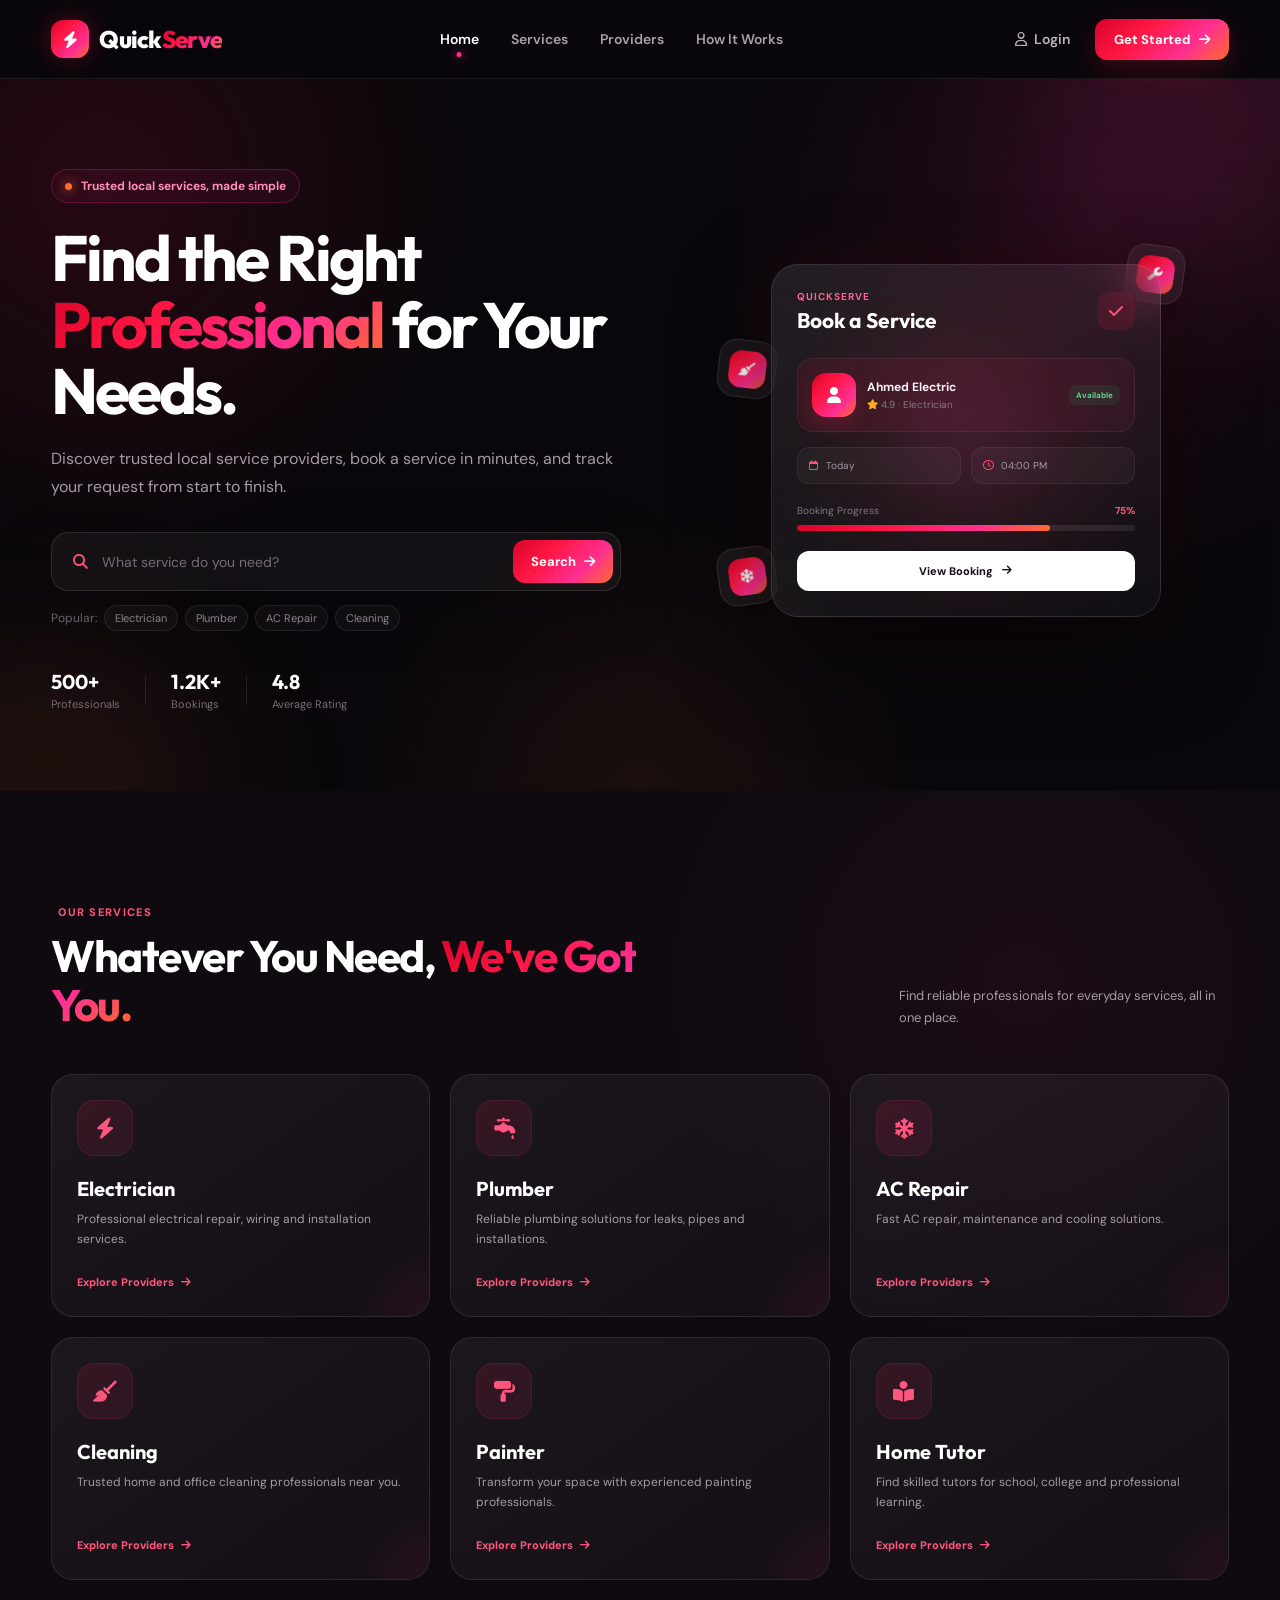
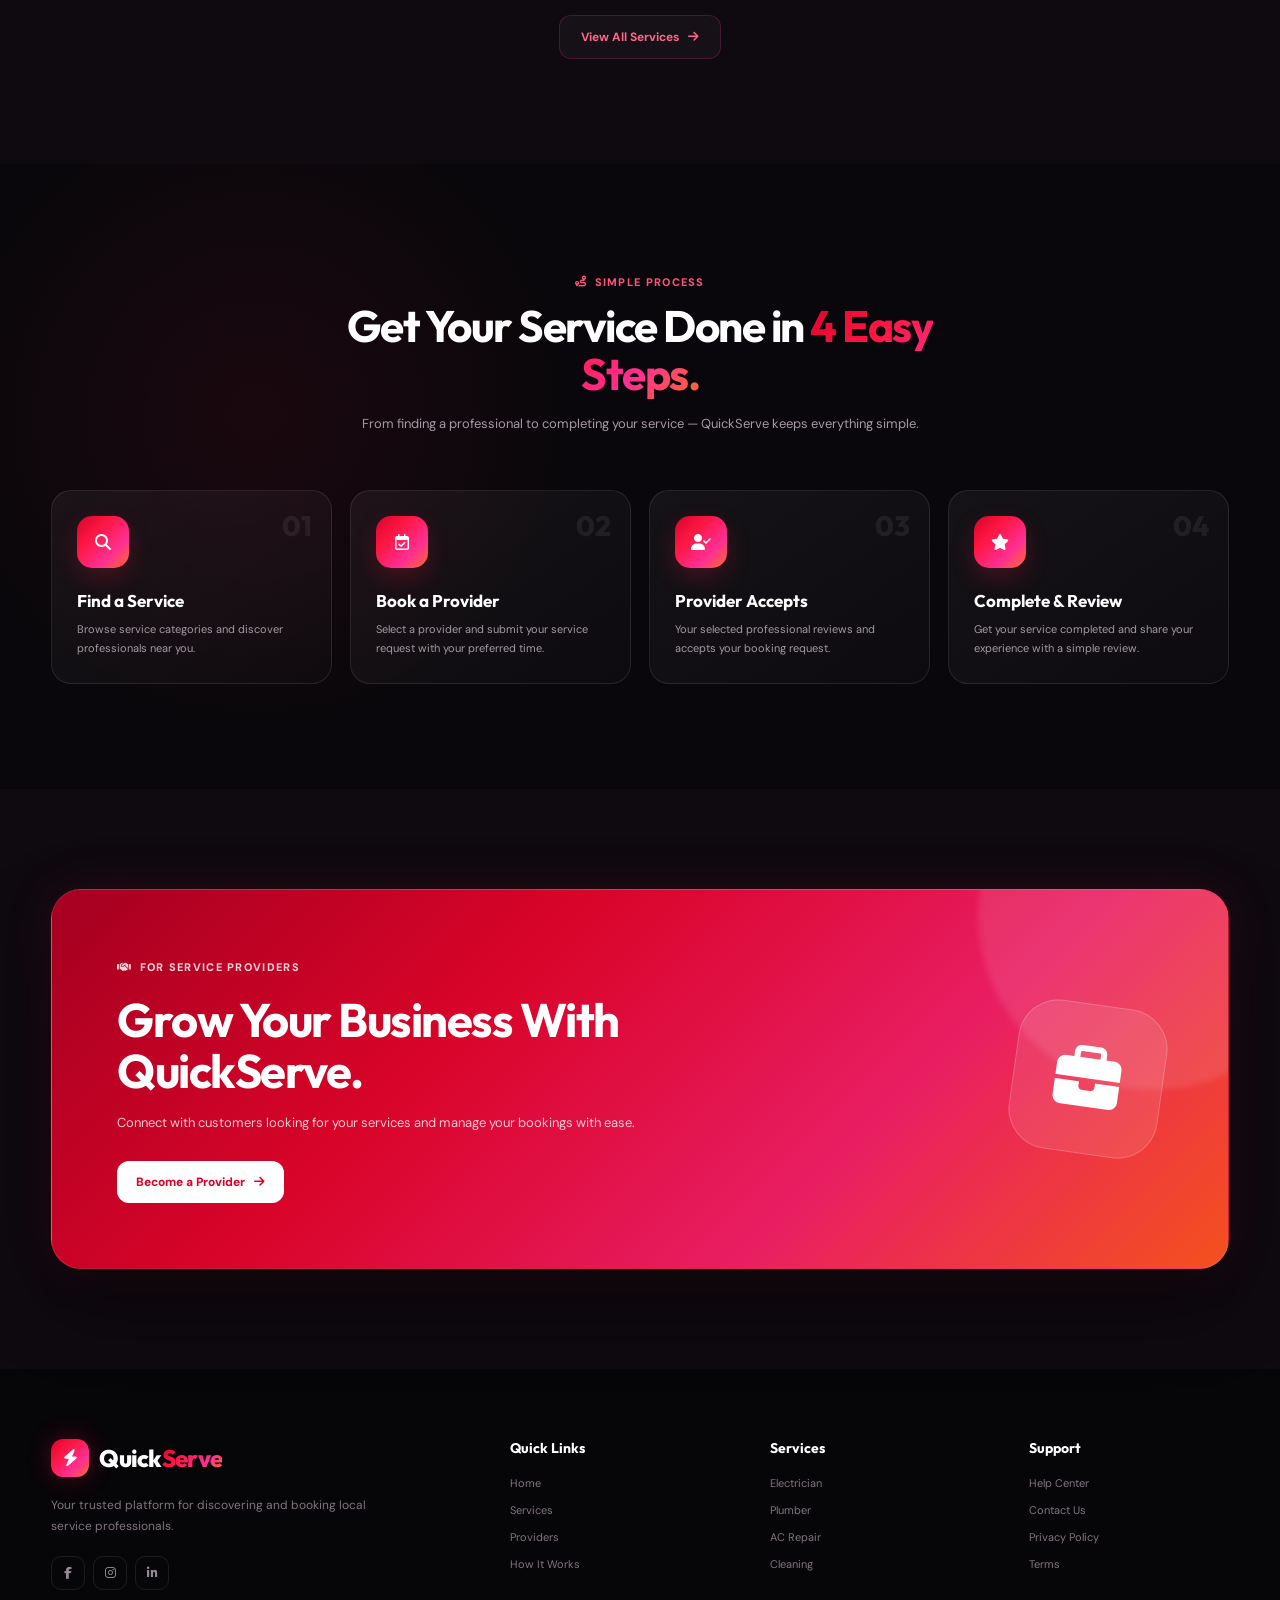
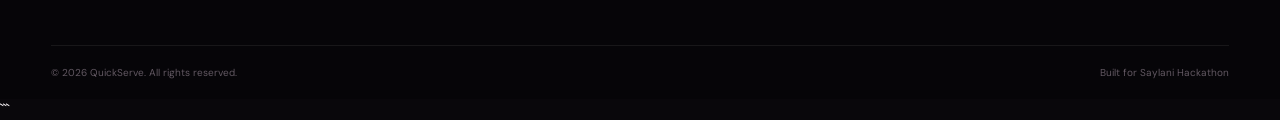
<file: page.html>
<!DOCTYPE html>
<html lang="en">

<head>
    <meta charset="UTF-8">
    <meta name="viewport" content="width=device-width, initial-scale=1.0">

    <title>QuickServe | Trusted Local Services</title>
     <link rel="icon"
        href="https://encrypted-tbn0.gstatic.com/images?q=tbn:ANd9GcTPaP8KUI13uTn8pwSDiXSCJCtoKX53C44Mp8zt8mYWRw&s=100"
        type="image/x-icon">
        <link rel="preconnect" href="https://fonts.googleapis.com">
    <link rel="preconnect" href="https://fonts.gstatic.com" crossorigin>
    <link
        href="https://fonts.googleapis.com/css2?family=DM+Sans:wght@400;500;600;700&family=Outfit:wght@400;500;600;700;800&display=swap"
        rel="stylesheet">
    <link
        rel="stylesheet"
        href="https://cdnjs.cloudflare.com/ajax/libs/font-awesome/6.5.2/css/all.min.css">
    <link rel="stylesheet" href="css/style.css">
</head>

<body>
    <header class="navbar">
        <div class="nav-container">

            <a href="page.html" class="logo">
                <span class="logo-icon">
                    <i class="fa-solid fa-bolt"></i>
                </span>

                <span>Quick<span>Serve</span></span>
            </a>

            <nav class="nav-links" id="navLinks">
                <a href="#home" class="active">Home</a>
                <a href="#services">Services</a>
                <a href="#providers">Providers</a>
                <a href="#how-it-works">How It Works</a>
            </nav>

            <div class="nav-actions">

                <a href="login.html" class="login-btn" id="navLoginBtn">
                    <i class="fa-regular fa-user"></i>
                    Login
                </a>

                <a href="services.html" class="nav-cta">
                    Get Started
                    <i class="fa-solid fa-arrow-right"></i>
                </a>

            </div>

            <button class="menu-toggle" id="menuToggle">
                <i class="fa-solid fa-bars"></i>
            </button>

        </div>
    </header>


    <!-- ================= HERO ================= -->

    <main>

        <section class="hero" id="home">

            <div class="hero-bg-circle circle-one"></div>
            <div class="hero-bg-circle circle-two"></div>

            <div class="hero-container">

                <!-- Hero Content -->

                <div class="hero-content">

                    <div class="hero-badge">
                        <span class="badge-dot"></span>
                        Trusted local services, made simple
                    </div>

                    <h1>
                        Find the Right
                        <span>Professional</span>
                        for Your Needs.
                    </h1>

                    <p>
                        Discover trusted local service providers,
                        book a service in minutes, and track your
                        request from start to finish.
                    </p>

                    <!-- Search -->

                    <div class="hero-search">

                        <div class="search-icon">
                            <i class="fa-solid fa-magnifying-glass"></i>
                        </div>

                        <input
                            type="text"
                            id="searchInput"
                            placeholder="What service do you need?">

                        <button id="searchBtn">
                            Search
                            <i class="fa-solid fa-arrow-right"></i>
                        </button>

                    </div>

                    <!-- Popular Searches -->

                    <div class="popular-searches">

                        <span>Popular:</span>

                        <button data-search="Electrician">
                            Electrician
                        </button>

                        <button data-search="Plumber">
                            Plumber
                        </button>

                        <button data-search="AC Repair">
                            AC Repair
                        </button>

                        <button data-search="Cleaning">
                            Cleaning
                        </button>

                    </div>

                    <!-- Stats -->

                    <div class="hero-stats">

                        <div class="hero-stat">
                            <strong>500+</strong>
                            <span>Professionals</span>
                        </div>

                        <div class="stat-divider"></div>

                        <div class="hero-stat">
                            <strong>1.2K+</strong>
                            <span>Bookings</span>
                        </div>

                        <div class="stat-divider"></div>

                        <div class="hero-stat">
                            <strong>4.8</strong>
                            <span>Average Rating</span>
                        </div>

                    </div>

                </div>


                <!-- Hero Visual -->

                <div class="hero-visual">

                    <div class="visual-glow"></div>

                    <div class="service-orbit orbit-one">
                        <div class="orbit-icon">
                            <i class="fa-solid fa-wrench"></i>
                        </div>
                    </div>

                    <div class="service-orbit orbit-two">
                        <div class="orbit-icon">
                            <i class="fa-solid fa-snowflake"></i>
                        </div>
                    </div>

                    <div class="service-orbit orbit-three">
                        <div class="orbit-icon">
                            <i class="fa-solid fa-broom"></i>
                        </div>
                    </div>

                    <div class="hero-card-main">

                        <div class="hero-card-top">

                            <div>
                                <span class="small-label">
                                    QuickServe
                                </span>

                                <h3>Book a Service</h3>
                            </div>

                            <div class="hero-card-check">
                                <i class="fa-solid fa-check"></i>
                            </div>

                        </div>

                        <div class="mini-provider">

                            <div class="provider-avatar">
                                <i class="fa-solid fa-user"></i>
                            </div>

                            <div class="provider-info">
                                <strong>Ahmed Electric</strong>

                                <span>
                                    <i class="fa-solid fa-star"></i>
                                    4.9 · Electrician
                                </span>
                            </div>

                            <span class="available">
                                Available
                            </span>

                        </div>

                        <div class="mini-details">

                            <div>
                                <i class="fa-regular fa-calendar"></i>
                                <span>Today</span>
                            </div>

                            <div>
                                <i class="fa-regular fa-clock"></i>
                                <span>04:00 PM</span>
                            </div>

                        </div>

                        <div class="booking-progress">

                            <div class="progress-label">
                                <span>Booking Progress</span>
                                <strong>75%</strong>
                            </div>

                            <div class="progress-bar">
                                <span></span>
                            </div>

                        </div>

                        <button class="demo-book-btn">
                            View Booking
                            <i class="fa-solid fa-arrow-right"></i>
                        </button>

                    </div>

                </div>

            </div>

        </section>


        <!-- ================= SERVICES ================= -->

        <section class="services-section" id="services">

            <div class="section-container">

                <div class="section-heading">

                    <div>
                        <span class="section-tag">
                            <i class="fa-solid fa-sparkles"></i>
                            Our Services
                        </span>

                        <h2>
                            Whatever You Need,
                            <span>We've Got You.</span>
                        </h2>
                    </div>

                    <p>
                        Find reliable professionals for everyday
                        services, all in one place.
                    </p>

                </div>


                <div class="services-grid" id="servicesGrid">
                    <!-- JS will render cards -->
                </div>


                <div class="center-btn">

                    <button class="outline-btn" id="viewAllBtn">
                        View All Services
                        <i class="fa-solid fa-arrow-right"></i>
                    </button>

                </div>

            </div>

        </section>


        <!-- ================= HOW IT WORKS ================= -->

        <section class="how-section" id="how-it-works">

            <div class="section-container">

                <div class="center-heading">

                    <span class="section-tag">
                        <i class="fa-solid fa-route"></i>
                        Simple Process
                    </span>

                    <h2>
                        Get Your Service Done in
                        <span>4 Easy Steps.</span>
                    </h2>

                    <p>
                        From finding a professional to completing your
                        service — QuickServe keeps everything simple.
                    </p>

                </div>


                <div class="steps-grid">

                    <div class="step-card">

                        <div class="step-number">01</div>

                        <div class="step-icon">
                            <i class="fa-solid fa-magnifying-glass"></i>
                        </div>

                        <h3>Find a Service</h3>

                        <p>
                            Browse service categories and discover
                            professionals near you.
                        </p>

                    </div>


                    <div class="step-card">

                        <div class="step-number">02</div>

                        <div class="step-icon">
                            <i class="fa-regular fa-calendar-check"></i>
                        </div>

                        <h3>Book a Provider</h3>

                        <p>
                            Select a provider and submit your service
                            request with your preferred time.
                        </p>

                    </div>


                    <div class="step-card">

                        <div class="step-number">03</div>

                        <div class="step-icon">
                            <i class="fa-solid fa-user-check"></i>
                        </div>

                        <h3>Provider Accepts</h3>

                        <p>
                            Your selected professional reviews and
                            accepts your booking request.
                        </p>

                    </div>


                    <div class="step-card">

                        <div class="step-number">04</div>

                        <div class="step-icon">
                            <i class="fa-solid fa-star"></i>
                        </div>

                        <h3>Complete & Review</h3>

                        <p>
                            Get your service completed and share your
                            experience with a simple review.
                        </p>

                    </div>

                </div>

            </div>

        </section>


        <!-- ================= PROVIDER CTA ================= -->

        <section class="provider-cta" id="providers">

            <div class="cta-container">

                <div class="cta-content">

                    <span class="section-tag light-tag">
                        <i class="fa-solid fa-handshake"></i>
                        For Service Providers
                    </span>

                    <h2>
                        Grow Your Business
                        With QuickServe.
                    </h2>

                    <p>
                        Connect with customers looking for your services
                        and manage your bookings with ease.
                    </p>

                    <button class="white-btn">
                        Become a Provider
                        <i class="fa-solid fa-arrow-right"></i>
                    </button>

                </div>

                <div class="cta-icon">
                    <i class="fa-solid fa-briefcase"></i>
                </div>

            </div>

        </section>

    </main>


    <!-- ================= FOOTER ================= -->

    <footer class="footer">

        <div class="footer-container">

            <div class="footer-brand">

                <a href="index.html" class="logo footer-logo">
                    <span class="logo-icon">
                        <i class="fa-solid fa-bolt"></i>
                    </span>

                    <span>Quick<span>Serve</span></span>
                </a>

                <p>
                    Your trusted platform for discovering and
                    booking local service professionals.
                </p>

                <div class="social-links">

                    <a href="#">
                        <i class="fa-brands fa-facebook-f"></i>
                    </a>

                    <a href="#">
                        <i class="fa-brands fa-instagram"></i>
                    </a>

                    <a href="#">
                        <i class="fa-brands fa-linkedin-in"></i>
                    </a>

                </div>

            </div>


            <div class="footer-column">

                <h4>Quick Links</h4>

                <a href="#home">Home</a>
                <a href="#services">Services</a>
                <a href="#providers">Providers</a>
                <a href="#how-it-works">How It Works</a>

            </div>


            <div class="footer-column">

                <h4>Services</h4>

                <a href="#">Electrician</a>
                <a href="#">Plumber</a>
                <a href="#">AC Repair</a>
                <a href="#">Cleaning</a>

            </div>


            <div class="footer-column">

                <h4>Support</h4>

                <a href="#">Help Center</a>
                <a href="#">Contact Us</a>
                <a href="#">Privacy Policy</a>
                <a href="#">Terms</a>

            </div>

        </div>


        <div class="footer-bottom">

            <p>
                © 2026 QuickServe. All rights reserved.
            </p>

            <p>
                Built for Saylani Hackathon
            </p>

        </div>

    </footer>


    <!-- ================= TOAST ================= -->

    <div class="toast" id="toast">

        <div class="toast-icon">
            <i class="fa-solid fa-check"></i>
        </div>

        <div>
            <strong>Search Ready</strong>
            <p id="toastMessage">
                We'll find the best services for you.
            </p>
        </div>

        <button id="closeToast">
            <i class="fa-solid fa-xmark"></i>
        </button>

    </div>


    <!-- JS -->
    <script src="js/auth.js"></script>
    <script src="js/script.js"></script>

</body>

</html>
```
</file>
<file: css/style.css>
:root {
    --red: #ff1744;
    --dark-red: #d90429;
    --pink: #ff2f92;
    --orange: #ff6b2c;
    --yellow: #ffad1f;

    --bg: #09070b;
    --bg-2: #0e0a10;
    --bg-3: #151017;

    --card: rgba(255, 255, 255, 0.045);
    --card-hover: rgba(255, 255, 255, 0.07);

    --border: rgba(255, 255, 255, 0.09);
    --border-hover: rgba(255, 65, 110, 0.35);

    --white: #ffffff;
    --text: #f8f3f6;
    --muted: #a69aa5;
    --muted-2: #756b77;

    --gradient: linear-gradient(
        135deg,
        #d90429 0%,
        #ff1744 35%,
        #ff2f92 70%,
        #ff6b2c 100%
    );

    --gradient-soft: linear-gradient(
        135deg,
        rgba(255, 23, 68, 0.13),
        rgba(255, 47, 146, 0.09),
        rgba(255, 107, 44, 0.08)
    );

    --shadow: 0 25px 70px rgba(0, 0, 0, 0.45);

    --radius: 22px;

    --font-heading: "Outfit", sans-serif;
    --font-body: "DM Sans", sans-serif;
}


/* ================= RESET ================= */

* {
    margin: 0;
    padding: 0;
    box-sizing: border-box;
}

html {
    scroll-behavior: smooth;
}

body {
    font-family: var(--font-body);
    color: var(--text);
    background: var(--bg);
    overflow-x: hidden;
}

a {
    text-decoration: none;
    color: inherit;
}

button,
input {
    font-family: inherit;
}

button {
    border: none;
    cursor: pointer;
}


/* ================= NAVBAR ================= */

.navbar {
    position: sticky;
    top: 0;
    z-index: 1000;

    background: rgba(9, 7, 11, 0.82);

    backdrop-filter: blur(20px);

    border-bottom: 1px solid rgba(255, 255, 255, 0.07);
}

.nav-container {
    width: min(1180px, 92%);
    min-height: 78px;
    margin: auto;

    display: flex;
    align-items: center;
    justify-content: space-between;

    gap: 30px;
}


/* ================= LOGO ================= */

.logo {
    display: flex;
    align-items: center;
    gap: 10px;

    color: var(--white);

    font-family: var(--font-heading);
    font-size: 24px;
    font-weight: 800;

    letter-spacing: -0.7px;
}

.logo > span:last-child > span {
    background: var(--gradient);

    background-clip: text;
    -webkit-background-clip: text;

    color: transparent;
}

.logo-icon {
    width: 38px;
    height: 38px;

    display: grid;
    place-items: center;

    border-radius: 12px;

    color: white;
    background: var(--gradient);

    box-shadow:
        0 0 25px rgba(255, 23, 68, 0.3);

    font-size: 17px;
}


/* ================= NAV LINKS ================= */

.nav-links {
    display: flex;
    align-items: center;
    gap: 32px;
}

.nav-links a {
    position: relative;

    color: #aaa0a9;

    font-size: 14px;
    font-weight: 600;

    transition: 0.3s ease;
}

.nav-links a:hover,
.nav-links a.active {
    color: white;
}

.nav-links a.active::after {
    content: "";

    position: absolute;

    left: 50%;
    bottom: -9px;

    width: 5px;
    height: 5px;

    transform: translateX(-50%);

    border-radius: 50%;

    background: var(--pink);

    box-shadow:
        0 0 10px var(--pink);
}


/* ================= NAV ACTIONS ================= */

.nav-actions {
    display: flex;
    align-items: center;
    gap: 10px;
}

.login-btn {
    padding: 11px 15px;

    display: flex;
    align-items: center;
    gap: 7px;

    color: #bdb3bb;

    font-size: 14px;
    font-weight: 600;

    transition: 0.3s;
}

.login-btn:hover {
    color: white;
}

.nav-cta {
    padding: 12px 19px;

    display: flex;
    align-items: center;
    gap: 8px;

    border-radius: 12px;

    background: var(--gradient);

    color: white;

    font-size: 13px;
    font-weight: 700;

    box-shadow:
        0 10px 30px rgba(255, 23, 68, 0.2);

    transition: 0.3s;
}

.nav-cta:hover {
    transform: translateY(-2px);

    box-shadow:
        0 15px 35px rgba(255, 23, 68, 0.35);
}


/* ================= MOBILE BUTTON ================= */

.menu-toggle {
    display: none;

    width: 42px;
    height: 42px;

    border: 1px solid var(--border);
    border-radius: 12px;

    background: var(--card);

    color: white;

    font-size: 18px;
}


/* =========================================================
   HERO
========================================================= */

.hero {
    position: relative;

    min-height: 680px;

    padding: 90px 0 80px;

    overflow: hidden;

    background:
        radial-gradient(
            circle at 8% 15%,
            rgba(255, 23, 68, 0.12),
            transparent 28%
        ),
        radial-gradient(
            circle at 85% 20%,
            rgba(255, 47, 146, 0.10),
            transparent 30%
        ),
        radial-gradient(
            circle at 50% 100%,
            rgba(255, 107, 44, 0.07),
            transparent 30%
        ),
        var(--bg);
}

.hero-container {
    position: relative;
    z-index: 2;

    width: min(1180px, 92%);
    margin: auto;

    display: grid;
    grid-template-columns: 1.05fr 0.95fr;

    align-items: center;

    gap: 70px;
}


/* ================= BACKGROUND ORBS ================= */

.hero-bg-circle {
    position: absolute;

    border-radius: 50%;

    filter: blur(80px);

    pointer-events: none;
}

.circle-one {
    width: 350px;
    height: 350px;

    top: -160px;
    right: -100px;

    background: rgba(255, 47, 146, 0.13);
}

.circle-two {
    width: 300px;
    height: 300px;

    bottom: -150px;
    left: -100px;

    background: rgba(255, 107, 44, 0.10);
}


/* ================= HERO CONTENT ================= */

.hero-badge {
    width: fit-content;

    display: flex;
    align-items: center;
    gap: 9px;

    padding: 8px 13px;

    border: 1px solid rgba(255, 47, 146, 0.25);
    border-radius: 50px;

    background: rgba(255, 47, 146, 0.06);

    color: #ff8eb9;

    font-size: 12px;
    font-weight: 700;
}

.badge-dot {
    width: 7px;
    height: 7px;

    border-radius: 50%;

    background: var(--orange);

    box-shadow:
        0 0 12px var(--orange);
}

.hero-content h1 {
    max-width: 650px;

    margin: 22px 0 20px;

    font-family: var(--font-heading);

    font-size: clamp(45px, 5vw, 69px);

    line-height: 1.04;

    letter-spacing: -3px;

    color: white;
}

.hero-content h1 span {
    background: var(--gradient);

    background-clip: text;
    -webkit-background-clip: text;

    color: transparent;
}

.hero-content > p {
    max-width: 570px;

    color: var(--muted);

    font-size: 16px;

    line-height: 1.8;
}


/* =========================================================
   SEARCH
========================================================= */

.hero-search {
    max-width: 570px;

    margin-top: 30px;

    padding: 7px;

    display: flex;
    align-items: center;

    border: 1px solid rgba(255, 255, 255, 0.10);

    border-radius: 17px;

    background: rgba(255, 255, 255, 0.045);

    backdrop-filter: blur(15px);

    box-shadow:
        0 20px 60px rgba(0, 0, 0, 0.25);
}

.search-icon {
    width: 43px;
    height: 43px;

    display: grid;
    place-items: center;

    color: #ff5277;

    font-size: 15px;
}

.hero-search input {
    flex: 1;

    min-width: 0;

    border: none;
    outline: none;

    background: transparent;

    color: white;

    font-size: 14px;
}

.hero-search input::placeholder {
    color: #766c76;
}

.hero-search button {
    padding: 13px 18px;

    display: flex;
    align-items: center;
    gap: 8px;

    border-radius: 12px;

    background: var(--gradient);

    color: white;

    font-size: 13px;
    font-weight: 700;

    transition: 0.3s;
}

.hero-search button:hover {
    transform: translateY(-2px);

    box-shadow:
        0 10px 25px rgba(255, 23, 68, 0.3);
}


/* ================= POPULAR ================= */

.popular-searches {
    margin-top: 14px;

    display: flex;
    align-items: center;
    flex-wrap: wrap;

    gap: 7px;

    color: #746b75;

    font-size: 12px;
}

.popular-searches button {
    padding: 5px 10px;

    border: 1px solid rgba(255, 255, 255, 0.09);

    border-radius: 50px;

    background: rgba(255, 255, 255, 0.035);

    color: #9b919b;

    font-size: 11px;

    transition: 0.25s;
}

.popular-searches button:hover {
    border-color: rgba(255, 47, 146, 0.35);

    background: rgba(255, 47, 146, 0.08);

    color: #ff7eab;
}


/* ================= STATS ================= */

.hero-stats {
    margin-top: 38px;

    display: flex;
    align-items: center;

    gap: 25px;
}

.hero-stat {
    display: flex;
    flex-direction: column;

    gap: 3px;
}

.hero-stat strong {
    color: white;

    font-family: var(--font-heading);

    font-size: 20px;
}

.hero-stat span {
    color: #776d76;

    font-size: 11px;
}

.stat-divider {
    width: 1px;
    height: 30px;

    background: rgba(255, 255, 255, 0.10);
}


/* =========================================================
   HERO VISUAL
========================================================= */

.hero-visual {
    position: relative;

    min-height: 500px;

    display: grid;
    place-items: center;
}

.visual-glow {
    position: absolute;

    width: 390px;
    height: 390px;

    border-radius: 50%;

    background:
        radial-gradient(
            circle,
            rgba(255, 47, 146, 0.17),
            rgba(255, 23, 68, 0.06),
            transparent 70%
        );

    filter: blur(5px);
}


/* ================= MAIN HERO CARD ================= */

.hero-card-main {
    position: relative;
    z-index: 5;

    width: min(390px, 88%);

    padding: 25px;

    border: 1px solid rgba(255, 255, 255, 0.11);

    border-radius: 27px;

    background:
        linear-gradient(
            145deg,
            rgba(255, 255, 255, 0.09),
            rgba(255, 255, 255, 0.035)
        );

    box-shadow:
        0 35px 90px rgba(0, 0, 0, 0.55),
        0 0 60px rgba(255, 23, 68, 0.08);

    backdrop-filter: blur(25px);

    animation: floatingCard 4s ease-in-out infinite;
}

@keyframes floatingCard {

    0%,
    100% {
        transform: translateY(0);
    }

    50% {
        transform: translateY(-10px);
    }
}

.hero-card-top {
    display: flex;
    justify-content: space-between;
    align-items: center;
}

.small-label {
    display: block;

    margin-bottom: 4px;

    color: #ff6391;

    font-size: 10px;
    font-weight: 700;

    text-transform: uppercase;
    letter-spacing: 1px;
}

.hero-card-top h3 {
    color: white;

    font-family: var(--font-heading);

    font-size: 21px;
}

.hero-card-check {
    width: 38px;
    height: 38px;

    display: grid;
    place-items: center;

    border-radius: 12px;

    background: rgba(255, 23, 68, 0.12);

    color: #ff5577;
}


/* ================= MINI PROVIDER ================= */

.mini-provider {
    margin-top: 25px;

    padding: 14px;

    display: flex;
    align-items: center;

    gap: 11px;

    border: 1px solid rgba(255, 255, 255, 0.06);

    border-radius: 16px;

    background:
        linear-gradient(
            135deg,
            rgba(255, 23, 68, 0.10),
            rgba(255, 47, 146, 0.06)
        );
}

.provider-avatar {
    width: 44px;
    height: 44px;

    flex-shrink: 0;

    display: grid;
    place-items: center;

    border-radius: 14px;

    background: var(--gradient);

    color: white;

    box-shadow:
        0 8px 20px rgba(255, 23, 68, 0.2);
}

.provider-info {
    display: flex;
    flex-direction: column;

    gap: 3px;

    flex: 1;
}

.provider-info strong {
    color: #f7f1f4;

    font-size: 12px;
}

.provider-info span {
    color: #837983;

    font-size: 10px;
}

.provider-info i {
    color: #ffad1f;
}

.available {
    padding: 5px 7px;

    border-radius: 7px;

    background: rgba(39, 174, 96, 0.12);

    color: #5ed48c;

    font-size: 8px;
    font-weight: 700;
}


/* ================= MINI DETAILS ================= */

.mini-details {
    margin-top: 15px;

    display: flex;

    gap: 10px;
}

.mini-details div {
    flex: 1;

    padding: 11px;

    display: flex;
    align-items: center;

    gap: 8px;

    border: 1px solid rgba(255, 255, 255, 0.06);

    border-radius: 12px;

    background: rgba(255, 255, 255, 0.035);

    color: #a49aa3;

    font-size: 10px;
}

.mini-details i {
    color: #ff4d76;
}


/* ================= PROGRESS ================= */

.booking-progress {
    margin-top: 20px;
}

.progress-label {
    display: flex;
    justify-content: space-between;

    margin-bottom: 8px;

    color: #807681;

    font-size: 10px;
}

.progress-label strong {
    color: #ff5c83;
}

.progress-bar {
    width: 100%;
    height: 6px;

    overflow: hidden;

    border-radius: 50px;

    background: rgba(255, 255, 255, 0.08);
}

.progress-bar span {
    display: block;

    width: 75%;
    height: 100%;

    border-radius: inherit;

    background: var(--gradient);

    box-shadow:
        0 0 12px rgba(255, 47, 146, 0.5);
}


/* ================= DEMO BUTTON ================= */

.demo-book-btn {
    width: 100%;

    margin-top: 20px;

    padding: 13px;

    display: flex;
    align-items: center;
    justify-content: center;

    gap: 9px;

    border-radius: 12px;

    background: white;

    color: #171017;

    font-size: 11px;
    font-weight: 800;

    transition: 0.3s;
}

.demo-book-btn:hover {
    background: var(--gradient);

    color: white;

    transform: translateY(-2px);
}


/* ================= ORBIT ICONS ================= */

.service-orbit {
    position: absolute;
    z-index: 3;

    width: 58px;
    height: 58px;

    display: grid;
    place-items: center;

    border: 1px solid rgba(255, 255, 255, 0.10);

    border-radius: 18px;

    background: rgba(255, 255, 255, 0.055);

    backdrop-filter: blur(15px);

    box-shadow:
        0 15px 35px rgba(0, 0, 0, 0.35);
}

.orbit-icon {
    width: 37px;
    height: 37px;

    display: grid;
    place-items: center;

    border-radius: 12px;

    color: white;

    background: var(--gradient);

    font-size: 14px;
}

.orbit-one {
    top: 55px;
    right: 45px;

    transform: rotate(8deg);
}

.orbit-two {
    bottom: 85px;
    left: 15px;

    transform: rotate(-8deg);
}

.orbit-three {
    top: 150px;
    left: 15px;

    transform: rotate(7deg);
}


/* =========================================================
   SECTIONS
========================================================= */

.services-section {
    padding: 105px 0;

    background:
        radial-gradient(
            circle at 80% 20%,
            rgba(255, 47, 146, 0.05),
            transparent 30%
        ),
        var(--bg-2);
}

.section-container {
    width: min(1180px, 92%);
    margin: auto;
}

.section-heading {
    display: flex;
    justify-content: space-between;
    align-items: end;

    gap: 50px;

    margin-bottom: 45px;
}

.section-tag {
    display: inline-flex;
    align-items: center;

    gap: 7px;

    margin-bottom: 13px;

    color: #ff527c;

    font-size: 11px;
    font-weight: 800;

    text-transform: uppercase;

    letter-spacing: 1.3px;
}

.section-heading h2,
.center-heading h2 {
    max-width: 650px;

    color: white;

    font-family: var(--font-heading);

    font-size: clamp(30px, 4vw, 44px);

    line-height: 1.1;

    letter-spacing: -1.5px;
}

.section-heading h2 span,
.center-heading h2 span {
    background: var(--gradient);

    background-clip: text;
    -webkit-background-clip: text;

    color: transparent;
}

.section-heading > p {
    max-width: 330px;

    color: var(--muted);

    font-size: 13px;

    line-height: 1.7;
}


/* =========================================================
   SERVICE CARDS
========================================================= */

.services-grid {
    display: grid;

    grid-template-columns: repeat(3, 1fr);

    gap: 20px;
}

.service-card {
    position: relative;

    padding: 25px;

    border: 1px solid var(--border);

    border-radius: var(--radius);

    background:
        linear-gradient(
            145deg,
            rgba(255, 255, 255, 0.055),
            rgba(255, 255, 255, 0.025)
        );

    overflow: hidden;

    transition: 0.35s ease;
}

.service-card::before {
    content: "";

    position: absolute;

    left: 0;
    top: 0;

    width: 100%;
    height: 3px;

    transform: scaleX(0);

    transform-origin: left;

    background: var(--gradient);

    transition: 0.35s;
}

.service-card::after {
    content: "";

    position: absolute;

    width: 100px;
    height: 100px;

    right: -50px;
    bottom: -50px;

    border-radius: 50%;

    background: rgba(255, 47, 146, 0.08);

    filter: blur(25px);
}

.service-card:hover {
    transform: translateY(-7px);

    border-color: var(--border-hover);

    background: var(--card-hover);

    box-shadow:
        0 25px 60px rgba(0, 0, 0, 0.35),
        0 0 35px rgba(255, 23, 68, 0.06);
}

.service-card:hover::before {
    transform: scaleX(1);
}

.service-icon {
    width: 56px;
    height: 56px;

    display: grid;
    place-items: center;

    margin-bottom: 20px;

    border: 1px solid rgba(255, 47, 146, 0.13);

    border-radius: 17px;

    background:
        linear-gradient(
            135deg,
            rgba(255, 23, 68, 0.13),
            rgba(255, 47, 146, 0.08)
        );

    color: #ff557e;

    font-size: 21px;

    transition: 0.3s;
}

.service-card:hover .service-icon {
    background: var(--gradient);

    color: white;

    transform: rotate(-5deg);

    box-shadow:
        0 10px 25px rgba(255, 23, 68, 0.22);
}

.service-card h3 {
    margin-bottom: 8px;

    color: white;

    font-family: var(--font-heading);

    font-size: 20px;
}

.service-card p {
    min-height: 42px;

    margin-bottom: 19px;

    color: var(--muted);

    font-size: 12px;

    line-height: 1.7;
}

.service-link {
    display: inline-flex;
    align-items: center;

    gap: 7px;

    color: #ff557d;

    font-size: 11px;
    font-weight: 800;

    transition: 0.3s;
}

.service-link:hover {
    gap: 11px;

    color: #ff8ab0;
}


/* ================= OUTLINE BUTTON ================= */

.center-btn {
    margin-top: 35px;

    text-align: center;
}

.outline-btn {
    padding: 13px 21px;

    display: inline-flex;
    align-items: center;

    gap: 9px;

    border: 1px solid rgba(255, 47, 146, 0.22);

    border-radius: 12px;

    background: rgba(255, 255, 255, 0.03);

    color: #ff668b;

    font-size: 12px;
    font-weight: 700;

    transition: 0.3s;
}

.outline-btn:hover {
    color: white;

    background: var(--gradient);

    border-color: transparent;

    transform: translateY(-2px);
}


/* =========================================================
   HOW IT WORKS
========================================================= */

.how-section {
    padding: 105px 0;

    background:
        radial-gradient(
            circle at 20% 40%,
            rgba(255, 23, 68, 0.07),
            transparent 30%
        ),
        var(--bg);
}

.center-heading {
    margin-bottom: 55px;

    text-align: center;
}

.center-heading h2 {
    margin: auto;
}

.center-heading > p {
    max-width: 580px;

    margin: 15px auto 0;

    color: var(--muted);

    font-size: 13px;

    line-height: 1.7;
}


/* ================= STEPS ================= */

.steps-grid {
    display: grid;

    grid-template-columns: repeat(4, 1fr);

    gap: 18px;
}

.step-card {
    position: relative;

    padding: 25px;

    border: 1px solid var(--border);

    border-radius: 20px;

    background:
        linear-gradient(
            145deg,
            rgba(255, 255, 255, 0.05),
            rgba(255, 255, 255, 0.02)
        );

    transition: 0.3s;
}

.step-card:hover {
    transform: translateY(-6px);

    border-color: rgba(255, 47, 146, 0.25);

    box-shadow:
        0 25px 55px rgba(0, 0, 0, 0.35);
}

.step-number {
    position: absolute;

    top: 17px;
    right: 19px;

    color: rgba(255, 255, 255, 0.07);

    font-family: var(--font-heading);

    font-size: 28px;

    font-weight: 800;
}

.step-icon {
    width: 52px;
    height: 52px;

    display: grid;
    place-items: center;

    margin-bottom: 22px;

    border-radius: 15px;

    background: var(--gradient);

    color: white;

    box-shadow:
        0 10px 25px rgba(255, 23, 68, 0.2);
}

.step-card h3 {
    margin-bottom: 9px;

    color: white;

    font-family: var(--font-heading);

    font-size: 17px;
}

.step-card p {
    color: var(--muted);

    font-size: 11px;

    line-height: 1.7;
}


/* =========================================================
   PROVIDER CTA
========================================================= */

.provider-cta {
    padding: 100px 0;

    background: var(--bg-2);
}

.cta-container {
    position: relative;

    overflow: hidden;

    width: min(1180px, 92%);

    margin: auto;

    padding: 65px;

    display: flex;
    align-items: center;
    justify-content: space-between;

    border: 1px solid rgba(255, 255, 255, 0.10);

    border-radius: 30px;

    background:
        linear-gradient(
            135deg,
            #a50020,
            #d90429 35%,
            #e91e63 68%,
            #f4511e
        );

    box-shadow:
        0 35px 80px rgba(0, 0, 0, 0.45),
        0 0 50px rgba(255, 23, 68, 0.13);
}

.cta-container::before {
    content: "";

    position: absolute;

    width: 350px;
    height: 350px;

    right: -100px;
    top: -150px;

    border-radius: 50%;

    background: rgba(255, 255, 255, 0.10);

    filter: blur(3px);
}

.cta-content {
    position: relative;
    z-index: 2;
}

.light-tag {
    color: rgba(255, 255, 255, 0.82);
}

.cta-content h2 {
    max-width: 550px;

    margin: 8px 0 15px;

    color: white;

    font-family: var(--font-heading);

    font-size: clamp(32px, 4vw, 47px);

    line-height: 1.08;

    letter-spacing: -1.5px;
}

.cta-content p {
    max-width: 520px;

    margin-bottom: 27px;

    color: rgba(255, 255, 255, 0.78);

    font-size: 13px;

    line-height: 1.7;
}

.white-btn {
    padding: 13px 19px;

    display: inline-flex;
    align-items: center;

    gap: 9px;

    border-radius: 12px;

    background: white;

    color: var(--dark-red);

    font-size: 12px;

    font-weight: 800;

    transition: 0.3s;
}

.white-btn:hover {
    transform: translateY(-2px);

    box-shadow:
        0 12px 30px rgba(0, 0, 0, 0.25);
}

.cta-icon {
    position: relative;
    z-index: 2;

    width: 150px;
    height: 150px;

    display: grid;
    place-items: center;

    border: 1px solid rgba(255, 255, 255, 0.2);

    border-radius: 40px;

    background: rgba(255, 255, 255, 0.10);

    color: white;

    font-size: 65px;

    transform: rotate(8deg);
}


/* =========================================================
   FOOTER
========================================================= */

.footer {
    padding-top: 70px;

    background: #060508;

    color: white;
}

.footer-container {
    width: min(1180px, 92%);

    margin: auto;

    display: grid;

    grid-template-columns: 2fr repeat(3, 1fr);

    gap: 60px;
}

.footer-brand {
    max-width: 320px;
}

.footer-logo {
    color: white;
}

.footer-brand p {
    margin: 18px 0;

    color: #817680;

    font-size: 12px;

    line-height: 1.8;
}

.social-links {
    display: flex;

    gap: 8px;
}

.social-links a {
    width: 34px;
    height: 34px;

    display: grid;
    place-items: center;

    border: 1px solid rgba(255, 255, 255, 0.09);

    border-radius: 10px;

    color: #958994;

    font-size: 12px;

    transition: 0.3s;
}

.social-links a:hover {
    border-color: var(--pink);

    background: var(--pink);

    color: white;

    box-shadow:
        0 0 18px rgba(255, 47, 146, 0.25);
}

.footer-column {
    display: flex;
    flex-direction: column;

    gap: 13px;
}

.footer-column h4 {
    margin-bottom: 6px;

    color: white;

    font-family: var(--font-heading);

    font-size: 14px;
}

.footer-column a {
    color: #817680;

    font-size: 11px;

    transition: 0.3s;
}

.footer-column a:hover {
    color: #ff668b;

    transform: translateX(3px);
}

.footer-bottom {
    width: min(1180px, 92%);

    margin: 55px auto 0;

    padding: 20px 0;

    display: flex;
    justify-content: space-between;

    border-top: 1px solid rgba(255, 255, 255, 0.07);

    color: #625862;

    font-size: 10px;
}


/* =========================================================
   TOAST
========================================================= */

.toast {
    position: fixed;
    z-index: 2000;

    right: 25px;
    bottom: 25px;

    width: min(360px, calc(100% - 30px));

    padding: 15px;

    display: flex;
    align-items: center;

    gap: 12px;

    border: 1px solid rgba(255, 255, 255, 0.10);

    border-radius: 16px;

    background: #171218;

    box-shadow:
        0 25px 60px rgba(0, 0, 0, 0.55);

    transform: translateY(130%);

    opacity: 0;

    transition: 0.4s ease;
}

.toast.show {
    transform: translateY(0);

    opacity: 1;
}

.toast-icon {
    width: 38px;
    height: 38px;

    display: grid;
    place-items: center;

    border-radius: 11px;

    background: rgba(39, 174, 96, 0.12);

    color: #5ed48c;
}

.toast strong {
    display: block;

    margin-bottom: 3px;

    color: white;

    font-size: 12px;
}

.toast p {
    color: #887c86;

    font-size: 10px;
}

.toast > button {
    margin-left: auto;

    background: transparent;

    color: #8b8089;

    font-size: 14px;
}


/* =========================================================
   RESPONSIVE
========================================================= */

@media (max-width: 1000px) {

    .nav-links {
        gap: 20px;
    }

    .hero-container {
        grid-template-columns: 1fr;

        gap: 50px;
    }

    .hero-content {
        text-align: center;
    }

    .hero-badge,
    .hero-search,
    .popular-searches {
        margin-left: auto;
        margin-right: auto;
    }

    .hero-content > p {
        margin-left: auto;
        margin-right: auto;
    }

    .hero-stats {
        justify-content: center;
    }

    .hero-visual {
        min-height: 450px;
    }

    .services-grid {
        grid-template-columns: repeat(2, 1fr);
    }

    .steps-grid {
        grid-template-columns: repeat(2, 1fr);
    }

    .footer-container {
        grid-template-columns: repeat(2, 1fr);
    }

    .footer-brand {
        grid-column: span 2;
    }
}


@media (max-width: 760px) {

    .nav-links,
    .nav-actions {
        display: none;
    }

    .menu-toggle {
        display: grid;
        place-items: center;
    }

    .nav-links.mobile-active {
        position: absolute;

        left: 4%;
        right: 4%;

        top: 72px;

        padding: 20px;

        display: flex;
        flex-direction: column;

        align-items: stretch;

        gap: 4px;

        border: 1px solid rgba(255, 255, 255, 0.09);

        border-radius: 17px;

        background: #120d13;

        box-shadow:
            0 25px 60px rgba(0, 0, 0, 0.5);
    }

    .nav-links.mobile-active a {
        padding: 12px;

        border-radius: 10px;
    }

    .nav-links.mobile-active a:hover {
        background: rgba(255, 47, 146, 0.08);
    }

    .hero {
        padding-top: 60px;
    }

    .hero-content h1 {
        font-size: 45px;

        letter-spacing: -2px;
    }

    .hero-search {
        width: 100%;
    }

    .section-heading {
        display: block;
    }

    .section-heading > p {
        margin-top: 15px;
    }

    .services-grid {
        grid-template-columns: 1fr;
    }

    .steps-grid {
        grid-template-columns: 1fr;
    }

    .cta-container {
        padding: 45px 30px;
    }

    .cta-icon {
        display: none;
    }
}


@media (max-width: 500px) {

    .nav-container {
        min-height: 68px;
    }

    .hero {
        padding: 50px 0;
    }

    .hero-content h1 {
        font-size: 38px;
    }

    .hero-content > p {
        font-size: 14px;
    }

    .hero-search {
        padding: 6px;
    }

    .hero-search button {
        padding: 12px;

        font-size: 0;
    }

    .hero-search button i {
        font-size: 14px;
    }

    .hero-stats {
        gap: 12px;
    }

    .hero-stat strong {
        font-size: 17px;
    }

    .hero-stat span {
        font-size: 9px;
    }

    .hero-visual {
        min-height: 400px;
    }

    .hero-card-main {
        padding: 20px;
    }

    .orbit-one {
        right: 0;
    }

    .orbit-three {
        left: 0;
    }

    .orbit-two {
        left: 0;

        bottom: 55px;
    }

    .footer-container {
        grid-template-columns: 1fr;

        gap: 35px;
    }

    .footer-brand {
        grid-column: auto;
    }

    .footer-bottom {
        flex-direction: column;

        gap: 8px;
    }
}
</file>
